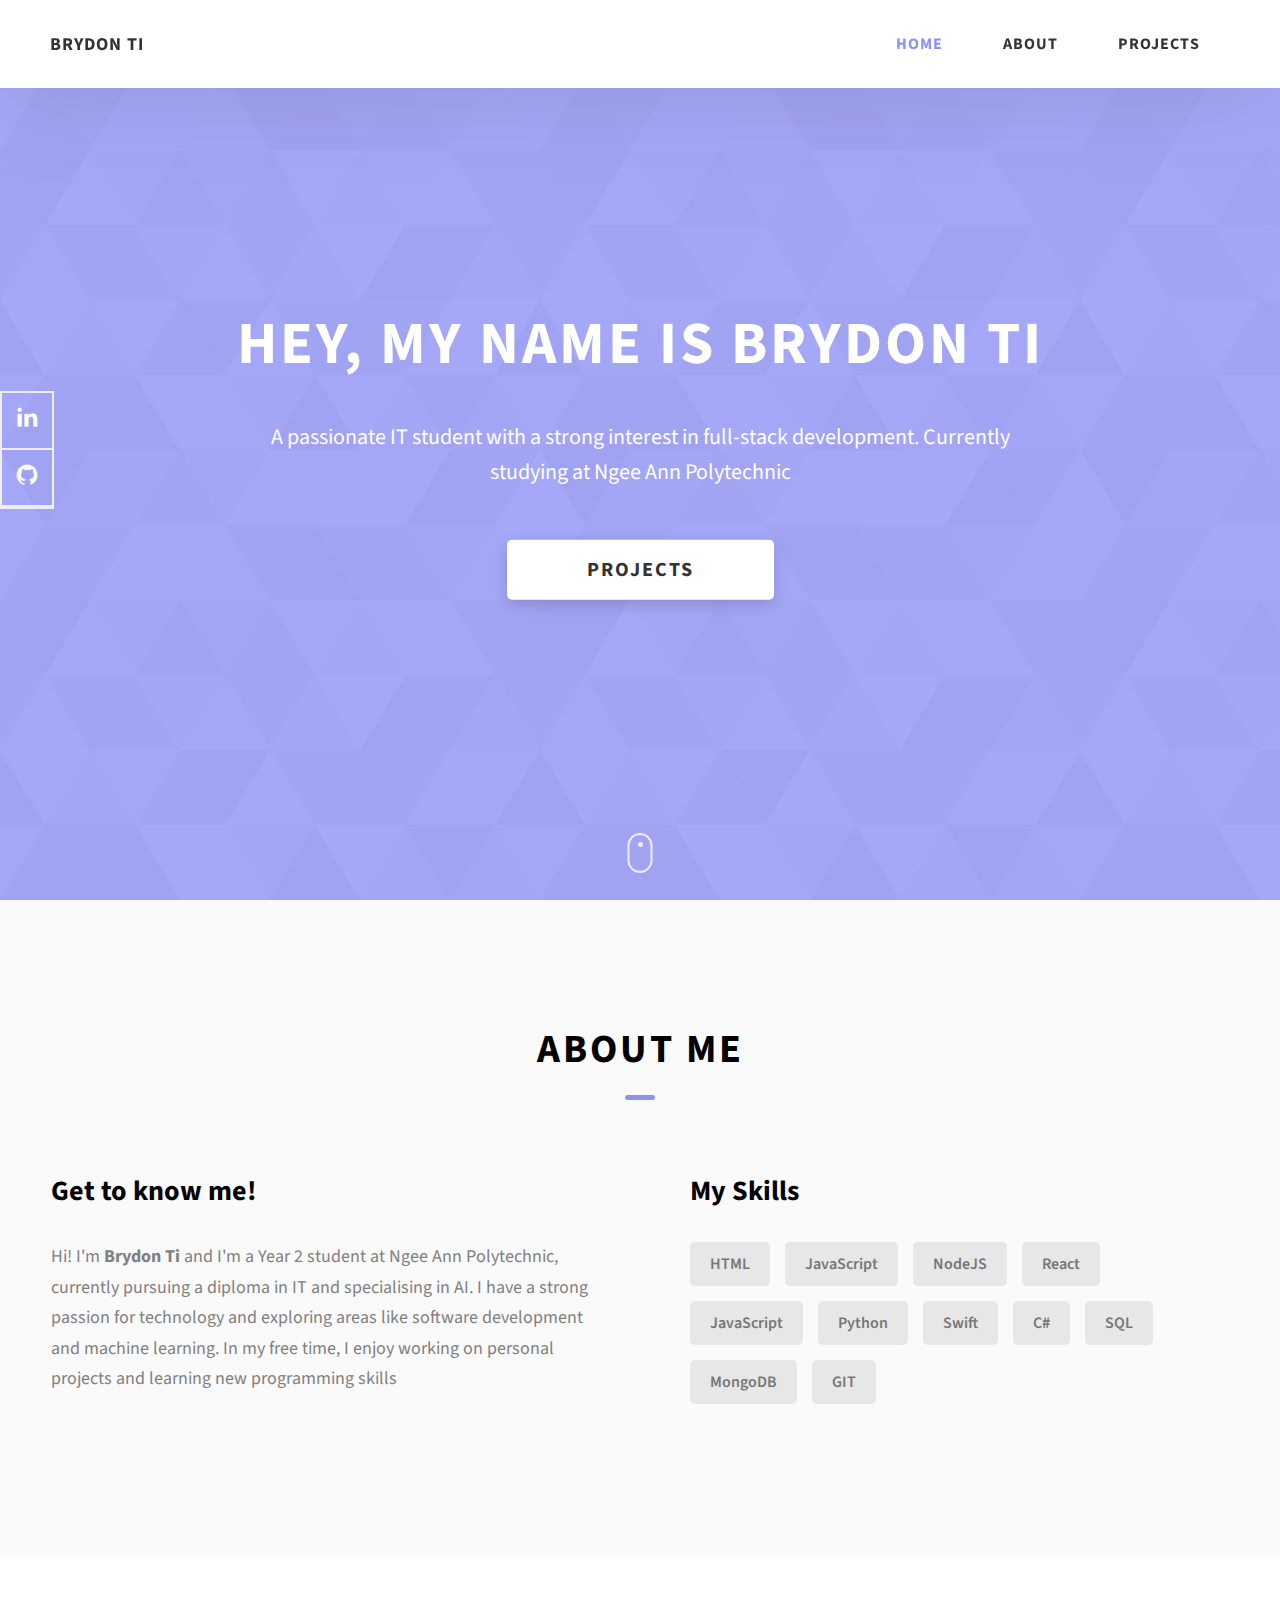
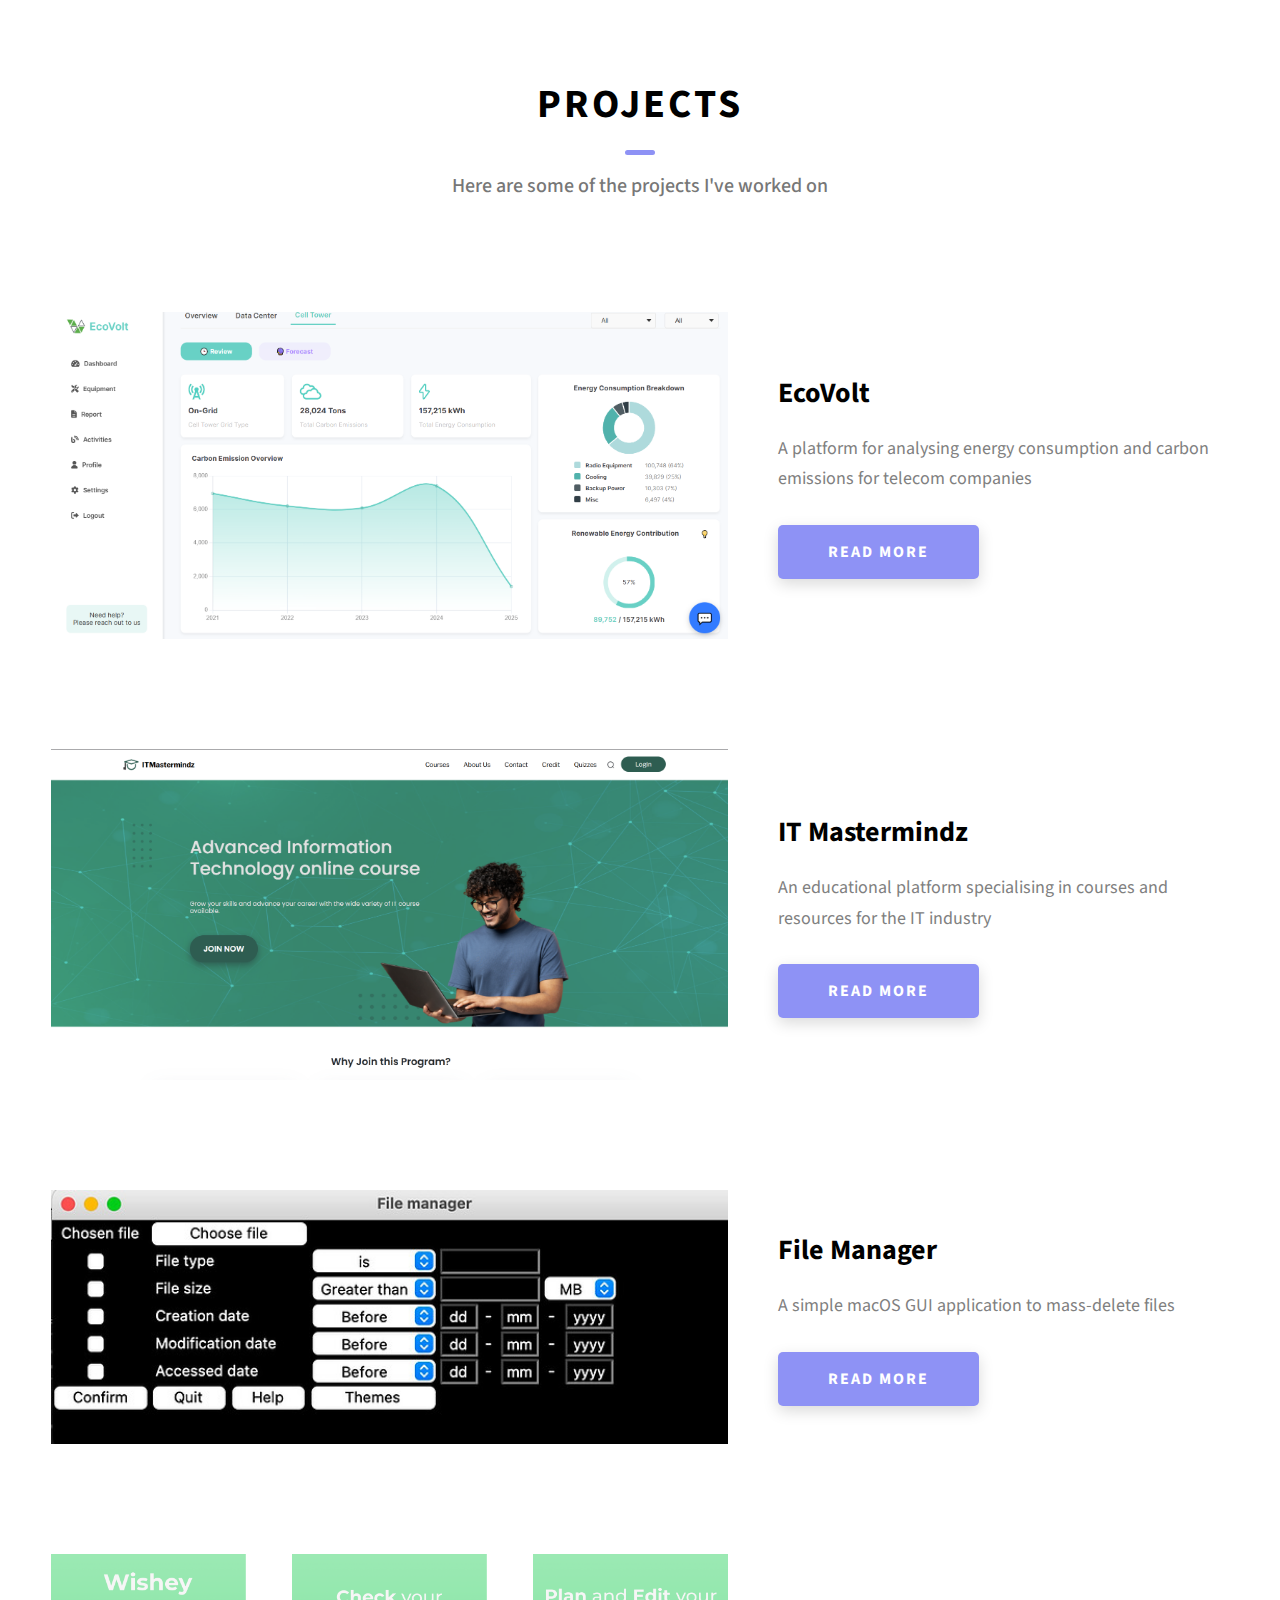
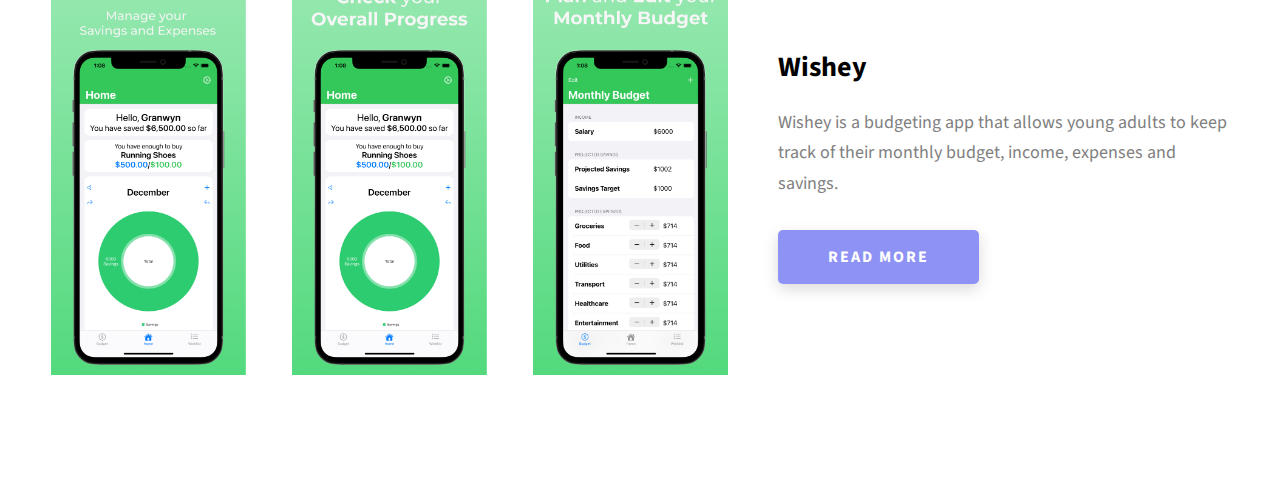
<file: index.html>
<!DOCTYPE html>
<html lang="en">
  <head>
    <meta charset="UTF-8" />
    <meta name="viewport" content="width=device-width, initial-scale=1.0" />
    <meta http-equiv="X-UA-Compatible" content="ie=edge" />
    <title>Brydon Ti</title>
    <meta name="description" content="Portfolio" />

    <link rel="stylesheet" href="css/style.css" />

    <link rel="preconnect" href="https://fonts.googleapis.com" />
    <link rel="preconnect" href="https://fonts.gstatic.com" crossorigin />
    <link
      href="https://fonts.googleapis.com/css2?family=Source+Sans+Pro:wght@400;600;700;900&display=swap"
      rel="stylesheet"
    />
  </head>
  <body>
    <header class="header">
      <div class="header__content">
        <div class="header__logo-container">
          <div class="header__logo-img-cont" style="display: none;">
            <img
              src="./assets/png/john-doe.png"
              alt="Ram Maheshwari Logo Image"
              class="header__logo-img"
            />
          </div>
          <span class="header__logo-sub">Brydon Ti</span>
        </div>
        <div class="header__main">
          <ul class="header__links" id="navigation">
            <li class="header__link-wrapper">
              <a href="./index.html" class="header__link active-nav"> Home </a>
            </li>
            <li class="header__link-wrapper">
              <a href="./index.html#about" class="header__link">About </a>
            </li>
            <li class="header__link-wrapper">
              <a href="./index.html#projects" class="header__link">
                Projects
              </a>
            </li>
          </ul>
          <div class="header__main-ham-menu-cont">
            <img
              src="./assets/svg/ham-menu.svg"
              alt="hamburger menu"
              class="header__main-ham-menu"
            />
            <img
              src="./assets/svg/ham-menu-close.svg"
              alt="hamburger menu close"
              class="header__main-ham-menu-close d-none"
            />
          </div>
        </div>
      </div>
      <div class="header__sm-menu">
        <div class="header__sm-menu-content">
          <ul class="header__sm-menu-links">
            <li class="header__sm-menu-link">
              <a href="./index.html"> Home </a>
            </li>

            <li class="header__sm-menu-link">
              <a href="./index.html#about"> About </a>
            </li>

            <li class="header__sm-menu-link">
              <a href="./index.html#projects"> Projects </a>
            </li>

            <li class="header__sm-menu-link">
              <a href="./index.html#contact"> Contact </a>
            </li>
          </ul>
        </div>
      </div>
    </header>
    <section class="home-hero" id="home">
      <div class="home-hero__content">
        <h1 class="heading-primary">Hey, My name is Brydon Ti</h1>
        <div class="home-hero__info">
          <p class="text-primary">
              A passionate IT student with a strong interest in full-stack development. Currently studying at Ngee Ann Polytechnic
          </p>
        </div>
        <div class="home-hero__cta">
          <a href="./index.html#projects" class="btn btn--bg">Projects</a>
        </div>
      </div>
      <div class="home-hero__socials">
        <div class="home-hero__social">
          <a href="https://www.linkedin.com/in/brydon-ti-184b41272/" class="home-hero__social-icon-link">
            <img
              src="./assets/png/linkedin-ico.png"
              alt="icon"
              class="home-hero__social-icon"
            />
          </a>
        </div>
        <div class="home-hero__social">
          <a href="https://github.com/Existance29" class="home-hero__social-icon-link">
            <img
              src="./assets/png/github-ico.png"
              alt="icon"
              class="home-hero__social-icon"
            />
          </a>
        </div>
      </div>
      <div class="home-hero__mouse-scroll-cont">
        <div class="mouse"></div>
      </div>
    </section>
    <section id="about" class="about sec-pad">
      <div class="main-container">
        <h2 class="heading heading-sec heading-sec__mb-med">
          <span class="heading-sec__main">About Me</span>
          <span class="heading-sec__sub">
          </span>
        </h2>
        <div class="about__content">
          <div class="about__content-main">
            <h3 class="about__content-title">Get to know me!</h3>
            <div class="about__content-details">
              <p class="about__content-details-para">
                Hi! I'm
                <strong>Brydon Ti</strong>
                and I'm a Year 2 student at Ngee Ann Polytechnic, currently pursuing a diploma in IT and specialising in AI. 
                I have a strong passion for technology and exploring areas like software development and machine learning.
                In my free time, I enjoy working on personal projects and learning new programming skills
              </p>
              <!-- <p class="about__content-details-para">
                I'm a bit of a digital product junky. Over the years, I've used
                hundreds of web and mobile apps in different industries and
                verticals. Feel free to
                <strong>contact</strong> me here.
              </p> -->
            </div>
            <!-- <a href="./#contact" class="btn btn--med btn--theme dynamicBgClr"
              >Contact</a
            > -->
          </div>
          <div class="about__content-skills">
            <h3 class="about__content-title">My Skills</h3>
            <div class="skills">
              <div class="skills__skill">HTML</div>
              <div class="skills__skill">JavaScript</div>
              <div class="skills__skill">NodeJS</div>
              <div class="skills__skill">React</div>
              <div class="skills__skill">JavaScript</div>
              <div class="skills__skill">Python</div>
              <div class="skills__skill">Swift</div>
              <div class="skills__skill">C#</div>
              <div class="skills__skill">SQL</div>
              <div class="skills__skill">MongoDB</div>
              <div class="skills__skill">GIT</div>
            </div>
          </div>
        </div>
      </div>
    </section>
    <section id="projects" class="projects sec-pad">
      <div class="main-container">
        <h2 class="heading heading-sec heading-sec__mb-bg">
          <span class="heading-sec__main">Projects</span>
          <span class="heading-sec__sub">
            Here are some of the projects I've worked on
          </span>
        </h2>

        <div class="projects__content">
          <div class="projects__row">
            <div class="projects__row-img-cont">
              <img
                src="./assets/projects/ecovolt.png"
                alt="Software Screenshot"
                class="projects__row-img"
                loading="lazy"
              />
            </div>
            <div class="projects__row-content">
              <h3 class="projects__row-content-title">EcoVolt</h3>
              <p class="projects__row-content-desc">
                A platform for analysing energy consumption and carbon emissions for telecom companies
              </p>
              <a
                href="./projects/ecovolt.html"
                class="btn btn--med btn--theme dynamicBgClr"
                >Read More</a
              >
            </div>
          </div>

        <div class="projects__content">
          <div class="projects__row">
            <div class="projects__row-img-cont">
              <img
                src="./assets/projects/it-mastermindz.png"
                alt="Software Screenshot"
                class="projects__row-img"
                loading="lazy"
              />
            </div>
            <div class="projects__row-content">
              <h3 class="projects__row-content-title">IT Mastermindz</h3>
              <p class="projects__row-content-desc">
                An educational platform specialising in courses and resources for the IT industry
              </p>
              <a
                href="./projects/it-mastermindz.html"
                class="btn btn--med btn--theme dynamicBgClr"
                >Read More</a
              >
            </div>
          </div>

          <div class="projects__row">
            <div class="projects__row-img-cont">
              <img
                src="./assets/projects/file-manager.png"
                alt="Software Screenshot"
                class="projects__row-img"
                loading="lazy"
              />
            </div>
            <div class="projects__row-content">
              <h3 class="projects__row-content-title">File Manager</h3>
              <p class="projects__row-content-desc">
                A simple macOS GUI application to mass-delete files
              </p>
              <a
                href="./projects/file-manager.html"
                class="btn btn--med btn--theme dynamicBgClr" 
                >Read More</a
              >
            </div>
          </div>

          <div class="projects__row">
            <div class="projects__row-img-cont">
              <img
                src="./assets/projects/wishey.png"
                alt="Software Screenshot"
                class="projects__row-img"
                loading="lazy"
              />
            </div>
            <div class="projects__row-content">
              <h3 class="projects__row-content-title">Wishey</h3>
              <p class="projects__row-content-desc">
                Wishey is a budgeting app that allows young adults to keep track of their monthly budget, income, expenses and savings.
              </p>
              <a
                href="./projects/wishey.html"
                class="btn btn--med btn--theme dynamicBgClr" 
                >Read More</a
              >
            </div>
          </div>
        </div>
      </div>
    </section>

    <script src="./index.js"></script>
  </body>
</html>
</file>
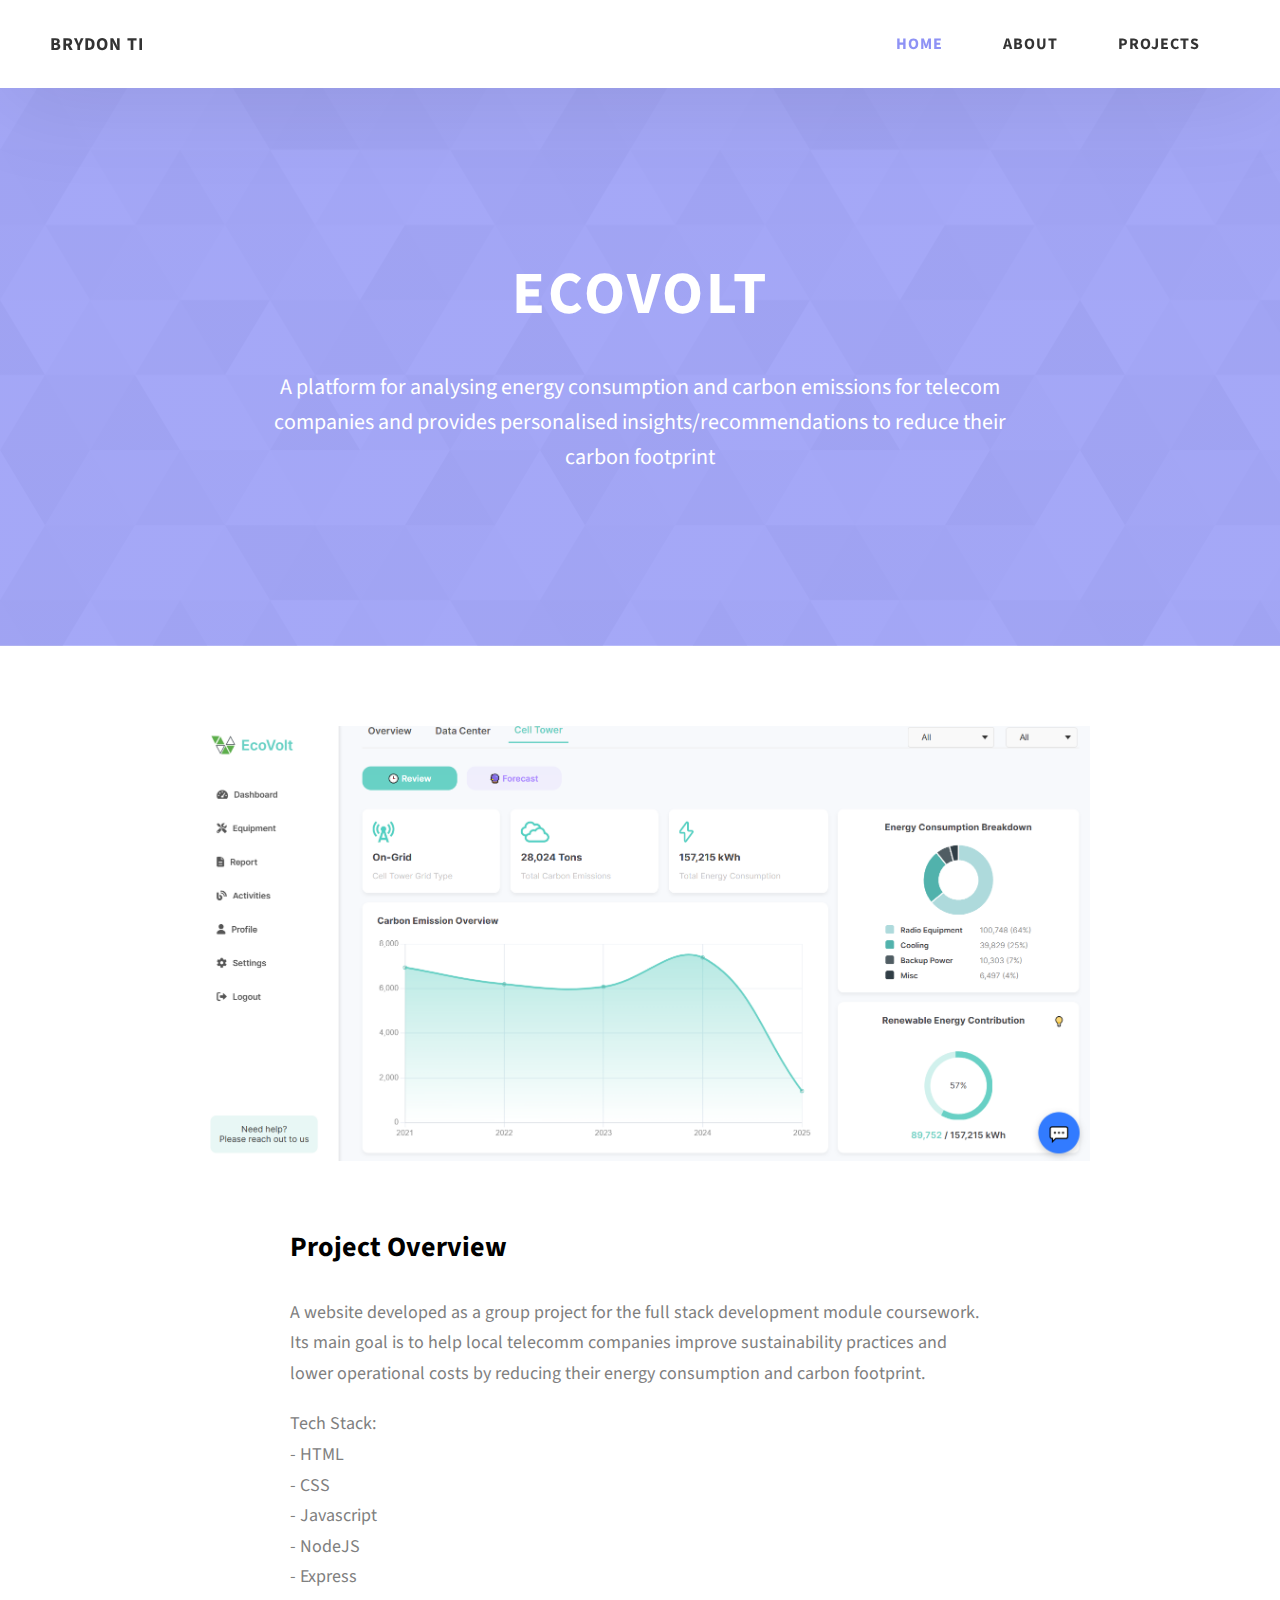
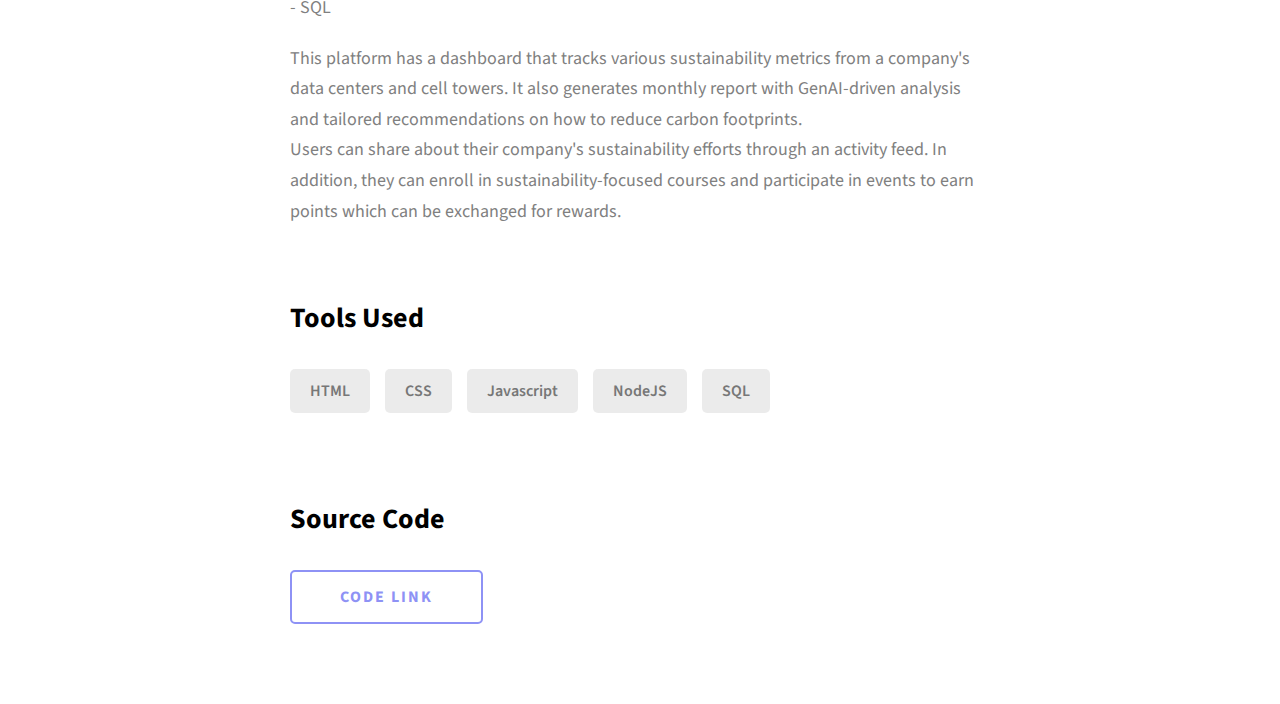
<file: projects/ecovolt.html>
<!DOCTYPE html>
<html lang="en">
  <head>
    <meta charset="UTF-8" />
    <meta name="viewport" content="width=device-width, initial-scale=1.0" />
    <meta http-equiv="X-UA-Compatible" content="ie=edge" />
    <title>EcoVolt</title>
    <meta name="description" content="Case study page of Project" />

    <link rel="stylesheet" href="../css/style.css" />

    <link rel="preconnect" href="https://fonts.googleapis.com" />
    <link rel="preconnect" href="https://fonts.gstatic.com" crossorigin />
    <link
      href="https://fonts.googleapis.com/css2?family=Source+Sans+Pro:wght@400;600;700;900&display=swap"
      rel="stylesheet"
    />
  </head>
  <body>
    <header class="header">
      <div class="header__content">
        <div class="header__logo-container">
          <div class="header__logo-img-cont" style="display: none;">
            <img
              src="../assets/png/john-doe.png"
              alt="Ram Maheshwari Logo Image"
              class="header__logo-img"
            />
          </div>
          <span class="header__logo-sub">Brydon Ti</span>
        </div>
        <div class="header__main">
          <ul class="header__links" id="navigation">
            <li class="header__link-wrapper">
              <a href="../index.html" class="header__link active-nav"> Home </a>
            </li>
            <li class="header__link-wrapper">
              <a href="../index.html#about" class="header__link">About </a>
            </li>
            <li class="header__link-wrapper">
              <a href="../index.html#projects" class="header__link">
                Projects
              </a>
            </li>
          </ul>
          <div class="header__main-ham-menu-cont">
            <img
              src="../assets/svg/ham-menu.svg"
              alt="hamburger menu"
              class="header__main-ham-menu"
            />
            <img
              src="../assets/svg/ham-menu-close.svg"
              alt="hamburger menu close"
              class="header__main-ham-menu-close d-none"
            />
          </div>
        </div>
      </div>
      <div class="header__sm-menu">
        <div class="header__sm-menu-content">
          <ul class="header__sm-menu-links">
            <li class="header__sm-menu-link">
              <a href="../index.html"> Home </a>
            </li>

            <li class="header__sm-menu-link">
              <a href="../index.html#about"> About </a>
            </li>

            <li class="header__sm-menu-link">
              <a href="../index.html#projects"> Projects </a>
            </li>

            <li class="header__sm-menu-link">
              <a href="../index.html#contact"> Contact </a>
            </li>
          </ul>
        </div>
      </div>
    </header>
    <section class="project-cs-hero">
      <div class="project-cs-hero__content">
        <h1 class="heading-primary">EcoVolt</h1>
        <div class="project-cs-hero__info">
          <p class="text-primary">
            A platform for analysing energy consumption and carbon emissions for telecom companies and provides personalised insights/recommendations to reduce their carbon footprint
          </p>
        </div>
        <!-- <div class="project-cs-hero__cta">
          <a href="#" class="btn btn--bg" target="_blank">Live Link</a>
        </div> -->
      </div>
    </section>
    <section class="project-details">
      <div class="main-container">
        <div class="project-details__content">
          <div class="project-details__showcase-img-cont">
            <img
              src="../assets/projects/ecovolt.png"
              alt="Project Image"
              class="project-details__showcase-img"
            />
          </div>
          <div class="project-details__content-main">
            <div class="project-details__desc">
              <h3 class="project-details__content-title">Project Overview</h3>
              <p class="project-details__desc-para">
                A website developed as a group project for the full stack development module coursework.
                Its main goal is to help local telecomm companies improve sustainability practices and lower operational costs by reducing their energy
                consumption and carbon footprint.
              </p>
              <p class="project-details__desc-para">
                Tech Stack:<br>
                - HTML<br>
                - CSS<br>
                - Javascript<br>
                - NodeJS<br>
                - Express<br>
                - SQL
                
              </p>
              <p class="project-details__desc-para">
                This platform has a dashboard that tracks various sustainability metrics from a company's data centers and cell towers.
                It also generates monthly report with GenAI-driven analysis and tailored recommendations on how to reduce carbon footprints.<br>
                Users can share about their company's sustainability efforts through an activity feed. In addition, they can enroll in
                sustainability-focused courses and participate in events to earn points which can be exchanged for rewards.
              </p>
            </div>
            <div class="project-details__tools-used">
              <h3 class="project-details__content-title">Tools Used</h3>
              <div class="skills">
                <div class="skills__skill">HTML</div>
                <div class="skills__skill">CSS</div>
                <div class="skills__skill">Javascript</div>
                <div class="skills__skill">NodeJS</div>
                <div class="skills__skill">SQL</div>
              </div>
            </div>
            <div class="project-details__links">
              <h3 class="project-details__content-title">Source Code</h3>
              <!-- <a
                href="#"
                class="btn btn--med btn--theme project-details__links-btn"
                target="_blank"
                >Live Link</a
              > -->
              <a
                href="https://github.com/Existance29/BED2024Apr_P07_T04"
                class="btn btn--med btn--theme-inv project-details__links-btn"
                target="_blank"
                >Code Link</a
              >
            </div>
          </div>
        </div>
      </div>
    </section>
    <script src="../index.js"></script>
  </body>
</html>
</file>
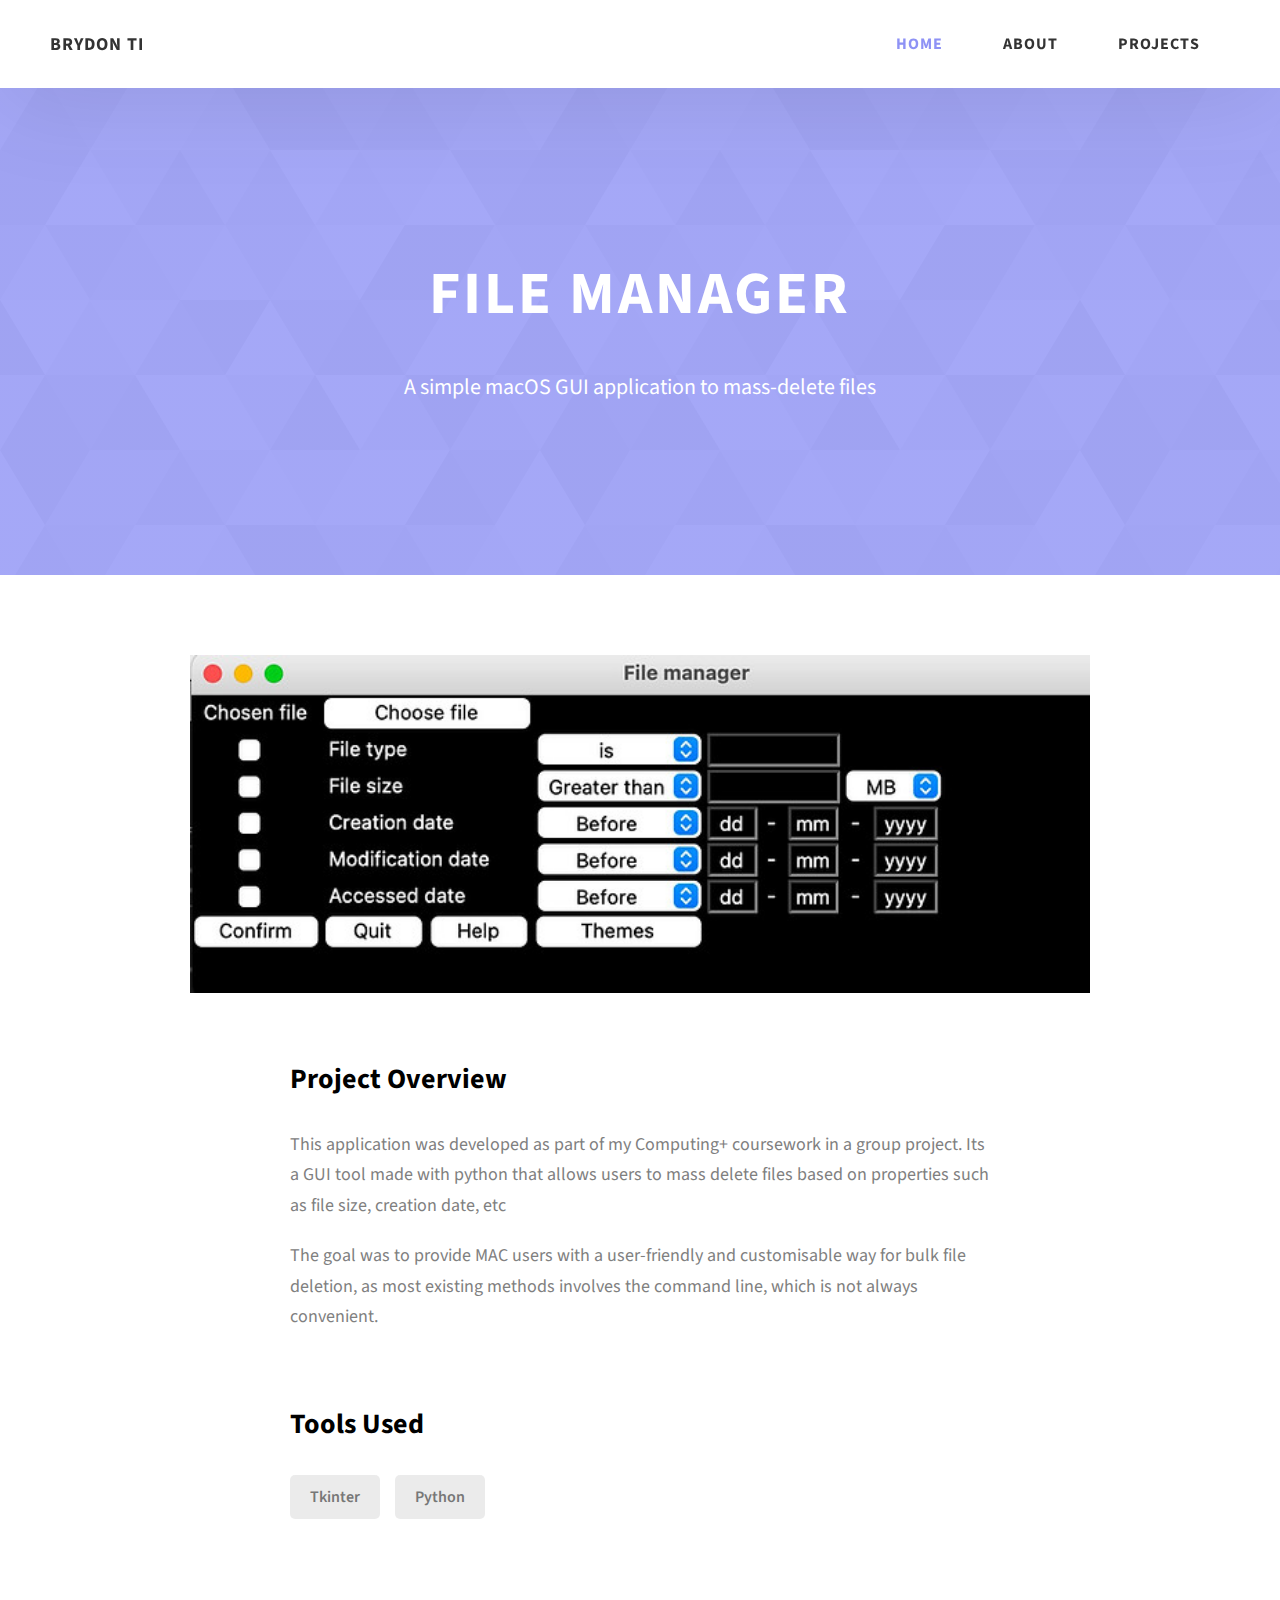
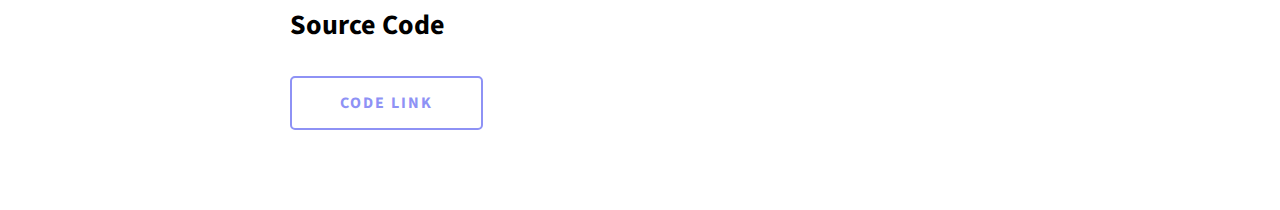
<file: projects/file-manager.html>
<!DOCTYPE html>
<html lang="en">
  <head>
    <meta charset="UTF-8" />
    <meta name="viewport" content="width=device-width, initial-scale=1.0" />
    <meta http-equiv="X-UA-Compatible" content="ie=edge" />
    <title>File Manager</title>
    <meta name="description" content="Case study page of Project" />

    <link rel="stylesheet" href="../css/style.css" />

    <link rel="preconnect" href="https://fonts.googleapis.com" />
    <link rel="preconnect" href="https://fonts.gstatic.com" crossorigin />
    <link
      href="https://fonts.googleapis.com/css2?family=Source+Sans+Pro:wght@400;600;700;900&display=swap"
      rel="stylesheet"
    />
  </head>
  <body>
    <header class="header">
      <div class="header__content">
        <div class="header__logo-container">
          <div class="header__logo-img-cont" style="display: none;">
            <img
              src="../assets/png/john-doe.png"
              alt="Ram Maheshwari Logo Image"
              class="header__logo-img"
            />
          </div>
          <span class="header__logo-sub">Brydon Ti</span>
        </div>
        <div class="header__main">
          <ul class="header__links" id="navigation">
            <li class="header__link-wrapper">
              <a href="../index.html" class="header__link active-nav"> Home </a>
            </li>
            <li class="header__link-wrapper">
              <a href="../index.html#about" class="header__link">About </a>
            </li>
            <li class="header__link-wrapper">
              <a href="../index.html#projects" class="header__link">
                Projects
              </a>
            </li>
          </ul>
          <div class="header__main-ham-menu-cont">
            <img
              src="../assets/svg/ham-menu.svg"
              alt="hamburger menu"
              class="header__main-ham-menu"
            />
            <img
              src="../assets/svg/ham-menu-close.svg"
              alt="hamburger menu close"
              class="header__main-ham-menu-close d-none"
            />
          </div>
        </div>
      </div>
      <div class="header__sm-menu">
        <div class="header__sm-menu-content">
          <ul class="header__sm-menu-links">
            <li class="header__sm-menu-link">
              <a href="../index.html"> Home </a>
            </li>

            <li class="header__sm-menu-link">
              <a href="../index.html#about"> About </a>
            </li>

            <li class="header__sm-menu-link">
              <a href="../index.html#projects"> Projects </a>
            </li>

            <li class="header__sm-menu-link">
              <a href="../index.html#contact"> Contact </a>
            </li>
          </ul>
        </div>
      </div>
    </header>
    <section class="project-cs-hero">
      <div class="project-cs-hero__content">
        <h1 class="heading-primary">File Manager</h1>
        <div class="project-cs-hero__info">
          <p class="text-primary">
            A simple macOS GUI application to mass-delete files
          </p>
        </div>
        <!-- <div class="project-cs-hero__cta">
          <a href="#" class="btn btn--bg" target="_blank">Live Link</a>
        </div> -->
      </div>
    </section>
    <section class="project-details">
      <div class="main-container">
        <div class="project-details__content">
          <div class="project-details__showcase-img-cont">
            <img
              src="../assets/projects/file-manager.png"
              alt="Project Image"
              class="project-details__showcase-img"
            />
          </div>
          <div class="project-details__content-main">
            <div class="project-details__desc">
              <h3 class="project-details__content-title">Project Overview</h3>
              <p class="project-details__desc-para">
                This application was developed as part of my Computing+ coursework in a group project.
                Its a GUI tool made with python that allows users to mass delete files based on properties such as file size, creation date, etc
              </p>
              <p class="project-details__desc-para">
                The goal was to provide MAC users with a user-friendly and customisable way for bulk file deletion, 
                as most existing methods involves the command line, 
                which is not always convenient.
                
              </p>
            </div>
            <div class="project-details__tools-used">
              <h3 class="project-details__content-title">Tools Used</h3>
              <div class="skills">
                <div class="skills__skill">Tkinter</div>
                <div class="skills__skill">Python</div>
              </div>
            </div>
            <div class="project-details__links">
              <h3 class="project-details__content-title">Source Code</h3>
              <!-- <a
                href="#"
                class="btn btn--med btn--theme project-details__links-btn"
                target="_blank"
                >Live Link</a
              > -->
              <a
                href="https://github.com/ncerl10/File-Manager2"
                class="btn btn--med btn--theme-inv project-details__links-btn"
                target="_blank"
                >Code Link</a
              >
            </div>
          </div>
        </div>
      </div>
    </section>
    <script src="../index.js"></script>
  </body>
</html>
</file>
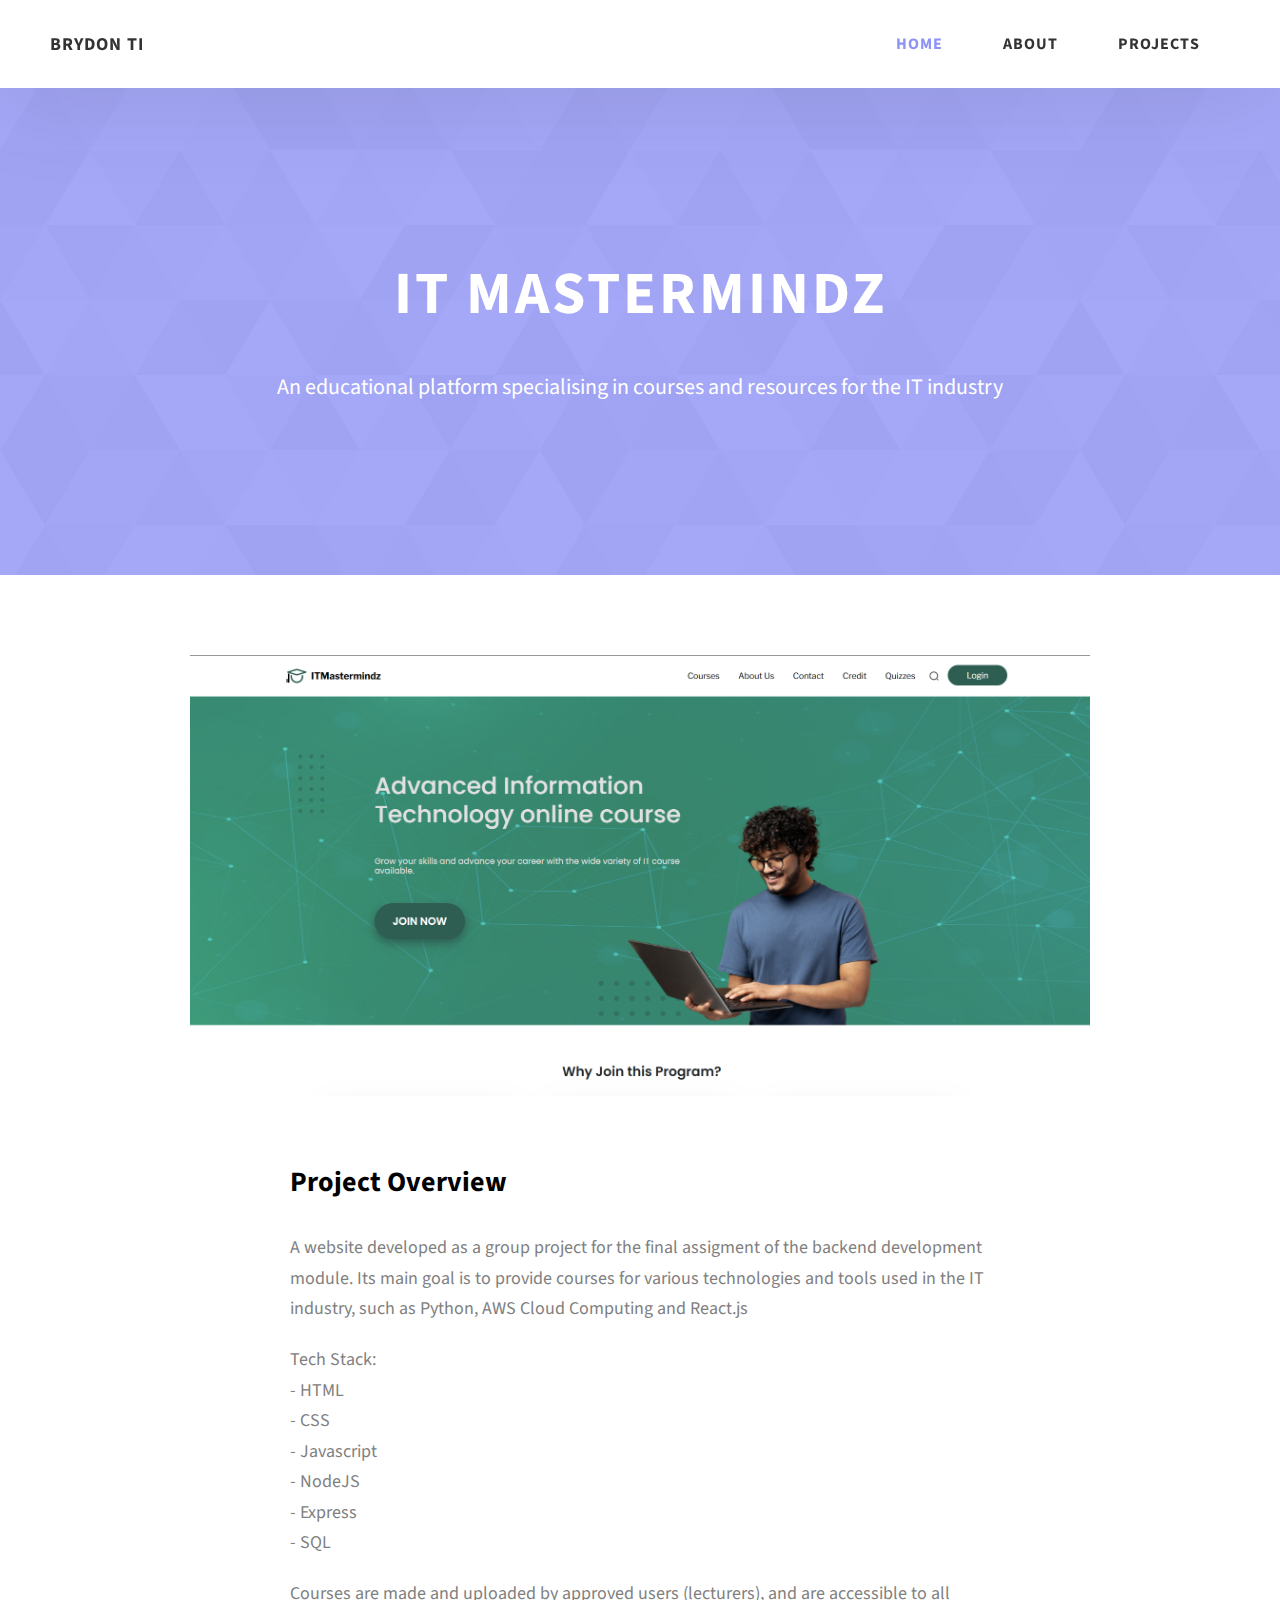
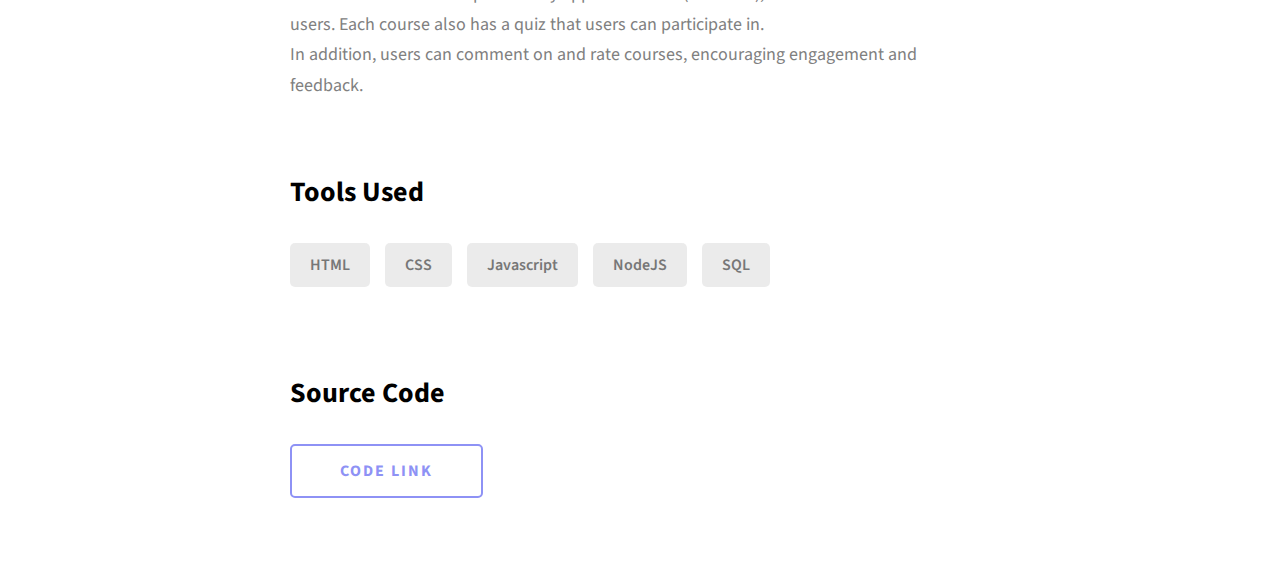
<file: projects/it-mastermindz.html>
<!DOCTYPE html>
<html lang="en">
  <head>
    <meta charset="UTF-8" />
    <meta name="viewport" content="width=device-width, initial-scale=1.0" />
    <meta http-equiv="X-UA-Compatible" content="ie=edge" />
    <title>IT Mastermindz</title>
    <meta name="description" content="Case study page of Project" />

    <link rel="stylesheet" href="../css/style.css" />

    <link rel="preconnect" href="https://fonts.googleapis.com" />
    <link rel="preconnect" href="https://fonts.gstatic.com" crossorigin />
    <link
      href="https://fonts.googleapis.com/css2?family=Source+Sans+Pro:wght@400;600;700;900&display=swap"
      rel="stylesheet"
    />
  </head>
  <body>
    <header class="header">
      <div class="header__content">
        <div class="header__logo-container">
          <div class="header__logo-img-cont" style="display: none;">
            <img
              src="../assets/png/john-doe.png"
              alt="Ram Maheshwari Logo Image"
              class="header__logo-img"
            />
          </div>
          <span class="header__logo-sub">Brydon Ti</span>
        </div>
        <div class="header__main">
          <ul class="header__links" id="navigation">
            <li class="header__link-wrapper">
              <a href="../index.html" class="header__link active-nav"> Home </a>
            </li>
            <li class="header__link-wrapper">
              <a href="../index.html#about" class="header__link">About </a>
            </li>
            <li class="header__link-wrapper">
              <a href="../index.html#projects" class="header__link">
                Projects
              </a>
            </li>
          </ul>
          <div class="header__main-ham-menu-cont">
            <img
              src="../assets/svg/ham-menu.svg"
              alt="hamburger menu"
              class="header__main-ham-menu"
            />
            <img
              src="../assets/svg/ham-menu-close.svg"
              alt="hamburger menu close"
              class="header__main-ham-menu-close d-none"
            />
          </div>
        </div>
      </div>
      <div class="header__sm-menu">
        <div class="header__sm-menu-content">
          <ul class="header__sm-menu-links">
            <li class="header__sm-menu-link">
              <a href="../index.html"> Home </a>
            </li>

            <li class="header__sm-menu-link">
              <a href="../index.html#about"> About </a>
            </li>

            <li class="header__sm-menu-link">
              <a href="../index.html#projects"> Projects </a>
            </li>

            <li class="header__sm-menu-link">
              <a href="../index.html#contact"> Contact </a>
            </li>
          </ul>
        </div>
      </div>
    </header>
    <section class="project-cs-hero">
      <div class="project-cs-hero__content">
        <h1 class="heading-primary">IT Mastermindz</h1>
        <div class="project-cs-hero__info">
          <p class="text-primary">
            An educational platform specialising in courses and resources for the IT industry
          </p>
        </div>
        <!-- <div class="project-cs-hero__cta">
          <a href="#" class="btn btn--bg" target="_blank">Live Link</a>
        </div> -->
      </div>
    </section>
    <section class="project-details">
      <div class="main-container">
        <div class="project-details__content">
          <div class="project-details__showcase-img-cont">
            <img
              src="../assets/projects/it-mastermindz.png"
              alt="Project Image"
              class="project-details__showcase-img"
            />
          </div>
          <div class="project-details__content-main">
            <div class="project-details__desc">
              <h3 class="project-details__content-title">Project Overview</h3>
              <p class="project-details__desc-para">
                A website developed as a group project for the final assigment of the backend development module.
                Its main goal is to provide courses for various technologies and tools used in the IT industry, such as
                Python, AWS Cloud Computing and React.js
              </p>
              <p class="project-details__desc-para">
                Tech Stack:<br>
                - HTML<br>
                - CSS<br>
                - Javascript<br>
                - NodeJS<br>
                - Express<br>
                - SQL
                
              </p>
              <p class="project-details__desc-para">
                Courses are made and uploaded by approved users (lecturers), and are accessible to all users. Each course also has a quiz that users can participate in.
                <br>In addition, users can comment on and rate courses, encouraging engagement and feedback.
                
              </p>
            </div>
            <div class="project-details__tools-used">
              <h3 class="project-details__content-title">Tools Used</h3>
              <div class="skills">
                <div class="skills__skill">HTML</div>
                <div class="skills__skill">CSS</div>
                <div class="skills__skill">Javascript</div>
                <div class="skills__skill">NodeJS</div>
                <div class="skills__skill">SQL</div>
              </div>
            </div>
            <div class="project-details__links">
              <h3 class="project-details__content-title">Source Code</h3>
              <!-- <a
                href="#"
                class="btn btn--med btn--theme project-details__links-btn"
                target="_blank"
                >Live Link</a
              > -->
              <a
                href="https://github.com/Existance29/BED2024Apr_P07_T04"
                class="btn btn--med btn--theme-inv project-details__links-btn"
                target="_blank"
                >Code Link</a
              >
            </div>
          </div>
        </div>
      </div>
    </section>
    <script src="../index.js"></script>
  </body>
</html>
</file>
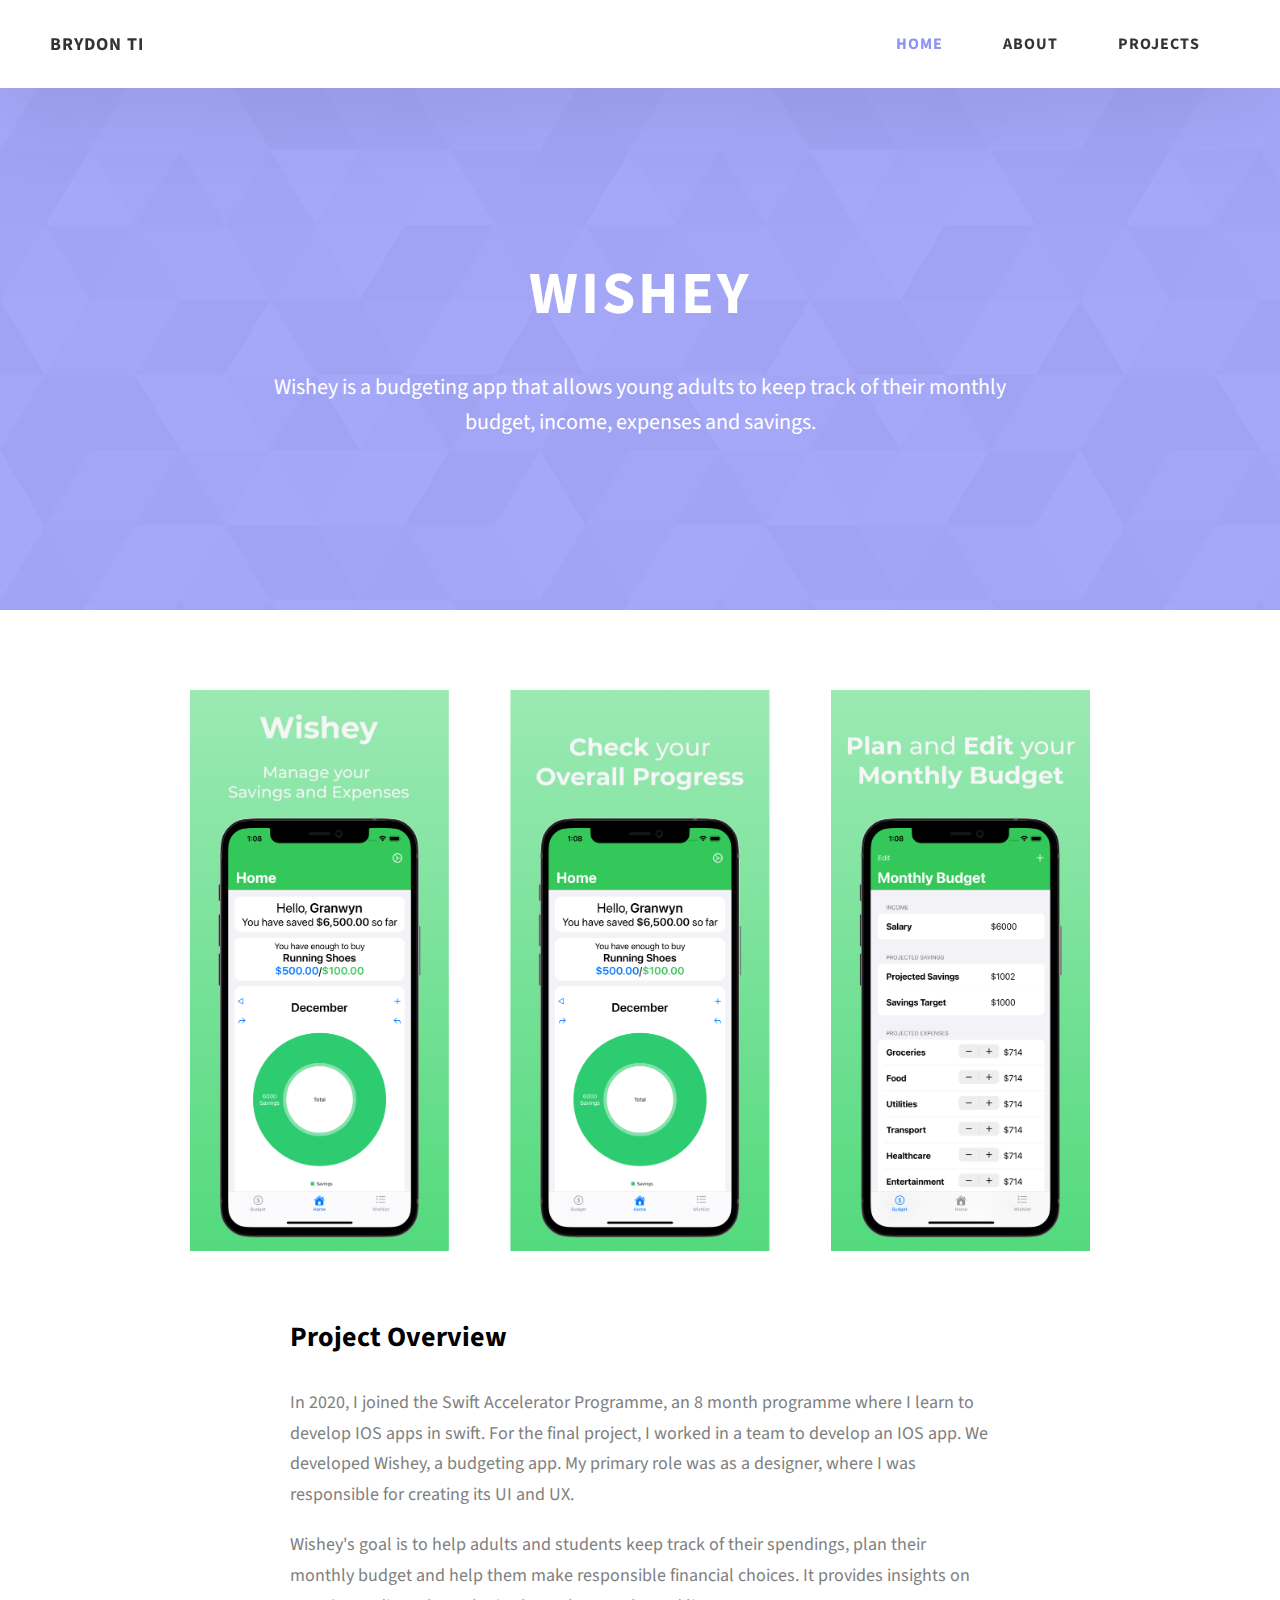
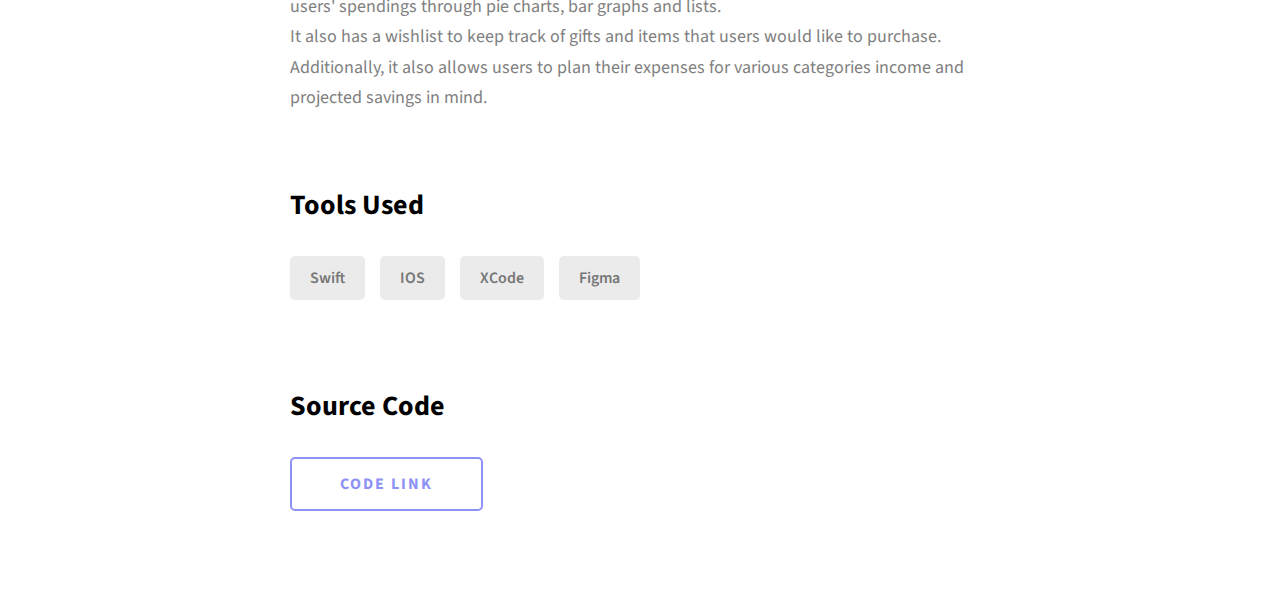
<file: projects/wishey.html>
<!DOCTYPE html>
<html lang="en">
  <head>
    <meta charset="UTF-8" />
    <meta name="viewport" content="width=device-width, initial-scale=1.0" />
    <meta http-equiv="X-UA-Compatible" content="ie=edge" />
    <title>Wishey</title>
    <meta name="description" content="Case study page of Project" />

    <link rel="stylesheet" href="../css/style.css" />

    <link rel="preconnect" href="https://fonts.googleapis.com" />
    <link rel="preconnect" href="https://fonts.gstatic.com" crossorigin />
    <link
      href="https://fonts.googleapis.com/css2?family=Source+Sans+Pro:wght@400;600;700;900&display=swap"
      rel="stylesheet"
    />
  </head>
  <body>
    <header class="header">
      <div class="header__content">
        <div class="header__logo-container">
          <div class="header__logo-img-cont" style="display: none;">
            <img
              src="../assets/png/john-doe.png"
              alt="Ram Maheshwari Logo Image"
              class="header__logo-img"
            />
          </div>
          <span class="header__logo-sub">Brydon Ti</span>
        </div>
        <div class="header__main">
          <ul class="header__links" id="navigation">
            <li class="header__link-wrapper">
              <a href="../index.html" class="header__link active-nav"> Home </a>
            </li>
            <li class="header__link-wrapper">
              <a href="../index.html#about" class="header__link">About </a>
            </li>
            <li class="header__link-wrapper">
              <a href="../index.html#projects" class="header__link">
                Projects
              </a>
            </li>
          </ul>
          <div class="header__main-ham-menu-cont">
            <img
              src="../assets/svg/ham-menu.svg"
              alt="hamburger menu"
              class="header__main-ham-menu"
            />
            <img
              src="../assets/svg/ham-menu-close.svg"
              alt="hamburger menu close"
              class="header__main-ham-menu-close d-none"
            />
          </div>
        </div>
      </div>
      <div class="header__sm-menu">
        <div class="header__sm-menu-content">
          <ul class="header__sm-menu-links">
            <li class="header__sm-menu-link">
              <a href="../index.html"> Home </a>
            </li>

            <li class="header__sm-menu-link">
              <a href="../index.html#about"> About </a>
            </li>

            <li class="header__sm-menu-link">
              <a href="../index.html#projects"> Projects </a>
            </li>

            <li class="header__sm-menu-link">
              <a href="../index.html#contact"> Contact </a>
            </li>
          </ul>
        </div>
      </div>
    </header>
    <section class="project-cs-hero">
      <div class="project-cs-hero__content">
        <h1 class="heading-primary">Wishey</h1>
        <div class="project-cs-hero__info">
          <p class="text-primary">
            Wishey is a budgeting app that allows young adults to keep track of their monthly budget, income, expenses and savings.
          </p>
        </div>
        <!-- <div class="project-cs-hero__cta">
          <a href="#" class="btn btn--bg" target="_blank">Live Link</a>
        </div> -->
      </div>
    </section>
    <section class="project-details">
      <div class="main-container">
        <div class="project-details__content">
          <div class="project-details__showcase-img-cont">
            <img
              src="../assets/projects/wishey.png"
              alt="Project Image"
              class="project-details__showcase-img"
            />
          </div>
          <div class="project-details__content-main">
            <div class="project-details__desc">
              <h3 class="project-details__content-title">Project Overview</h3>
              <p class="project-details__desc-para">
                In 2020, I joined the Swift Accelerator Programme, an 8 month programme where I learn to develop IOS apps in swift.
                For the final project, I worked in a team to develop an IOS app. We developed Wishey, a budgeting app.
                My primary role was as a designer, where I was responsible for creating its UI and UX.
              </p>
              <p class="project-details__desc-para">
                Wishey's goal is to help adults and students keep track of their spendings, plan their monthly budget and help them make responsible financial choices.
                It provides insights on users' spendings through pie charts, bar graphs and lists.<br>
                It also has a wishlist to keep track of gifts and items that users would like to purchase.
                Additionally, it also allows users to plan their expenses for various categories   income and projected savings in mind. 
                
              </p>
            </div>
            <div class="project-details__tools-used">
              <h3 class="project-details__content-title">Tools Used</h3>
              <div class="skills">
                <div class="skills__skill">Swift</div>
                <div class="skills__skill">IOS</div>
                <div class="skills__skill">XCode</div>
                <div class="skills__skill">Figma</div>
              </div>
            </div>
            <div class="project-details__links">
              <h3 class="project-details__content-title">Source Code</h3>
              <!-- <a
                href="#"
                class="btn btn--med btn--theme project-details__links-btn"
                target="_blank"
                >Live Link</a
              > -->
              <a
                href="https://github.com/swiftaccelerator2020/Wishey"
                class="btn btn--med btn--theme-inv project-details__links-btn"
                target="_blank"
                >Code Link</a
              >
            </div>
          </div>
        </div>
      </div>
    </section>
    <script src="../index.js"></script>
  </body>
</html>
</file>
<file: css/style.css>
/*
0 - 600px:      Phone
600 - 900px:    Tablet portrait
900 - 1200px:   Tablet landscape
[1200 - 1800] is where our normal styles apply
1800px + :      Big desktop
$breakpoint arguement choices:
- phone
- tab-port
- tab-land
- big-desktop

Inside media queries 1em is always 16px i.e 1em = 16px at every screen size only inside media queries
*/
*,
*::after,
*::before {
  margin: 0;
  padding: 0;
  box-sizing: inherit;
  font-family: inherit;
}

html {
  font-size: 62.5%;
  scroll-behavior: smooth;
}

@media only screen and (max-width: 75em) {
  html {
    font-size: 59%;
  }
}

@media only screen and (max-width: 56.25em) {
  html {
    font-size: 56%;
  }
}

@media only screen and (min-width: 112.5em) {
  html {
    font-size: 65%;
  }
}

body {
  box-sizing: border-box;
  position: relative;
  line-height: 1.5;
  font-family: sans-serif;
  overflow-x: hidden;
  overflow-y: scroll;
  font-family: "Source Sans Pro", sans-serif;
}

a {
  text-decoration: none;
  color: inherit;
}

li {
  list-style: none;
}

input:focus,
button:focus,
a:focus,
textarea:focus {
  outline: none;
}

button {
  border: none;
  cursor: pointer;
}

textarea {
  resize: none;
}

.heading-primary {
  font-size: 6rem;
  text-transform: uppercase;
  letter-spacing: 3px;
  text-align: center;
}

@media only screen and (max-width: 37.5em) {
  .heading-primary {
    font-size: 4.5rem;
  }
}

.heading-sec__mb-bg {
  margin-bottom: 11rem;
}

@media only screen and (max-width: 56.25em) {
  .heading-sec__mb-bg {
    margin-bottom: 8rem;
  }
}

.heading-sec__mb-med {
  margin-bottom: 9rem;
}

@media only screen and (max-width: 56.25em) {
  .heading-sec__mb-med {
    margin-bottom: 8rem;
  }
}

.heading-sec__main {
  display: block;
  font-size: 4rem;
  text-transform: uppercase;
  letter-spacing: 1px;
  letter-spacing: 3px;
  text-align: center;
  margin-bottom: 3.5rem;
  position: relative;
}

.heading-sec__main--lt {
  color: #fff;
}

.heading-sec__main--lt::after {
  content: "";
  background: #fff !important;
}

.heading-sec__main::after {
  content: "";
  position: absolute;
  top: calc(100% + 1.5rem);
  height: 5px;
  width: 3rem;
  background: #8e92f5;
  left: 50%;
  transform: translateX(-50%);
  border-radius: 5px;
}

@media only screen and (max-width: 37.5em) {
  .heading-sec__main::after {
    top: calc(100% + 1.2rem);
  }
}

.heading-sec__sub {
  display: block;
  text-align: center;
  color: #777;
  font-size: 2rem;
  font-weight: 500;
  max-width: 80rem;
  margin: auto;
  line-height: 1.6;
}

@media only screen and (max-width: 37.5em) {
  .heading-sec__sub {
    font-size: 1.8rem;
  }
}

.heading-sec__sub--lt {
  color: #eee;
}

.heading-sm {
  font-size: 2.2rem;
  text-transform: uppercase;
  letter-spacing: 1px;
}

.main-container {
  max-width: 120rem;
  margin: auto;
  width: 92%;
}

.btn {
  background: #fff;
  color: #333;
  text-transform: uppercase;
  letter-spacing: 2px;
  display: inline-block;
  font-weight: 700;
  border-radius: 5px;
  box-shadow: 0 5px 15px 0 rgba(0, 0, 0, 0.15);
  transition: transform 0.3s;
}

.btn:hover {
  transform: translateY(-3px);
}

.btn--bg {
  padding: 1.5rem 8rem;
  font-size: 2rem;
}

.btn--med {
  padding: 1.5rem 5rem;
  font-size: 1.6rem;
}

.btn--theme {
  background: rgb(142, 146, 245);
  color: #fff;
}

.btn--theme-inv {
  color: rgb(142, 146, 245);
  background: #fff;
  border: 2px solid rgb(142, 146, 245);
  box-shadow: none;
  padding: calc(1.5rem - 2px) calc(5rem - 2px);
}

.sec-pad {
  padding: 12rem 0;
}

@media only screen and (max-width: 56.25em) {
  .sec-pad {
    padding: 8rem 0;
  }
}

.text-primary {
  color: #fff;
  font-size: 2.2rem;
  text-align: center;
  width: 100%;
  line-height: 1.6;
}

@media only screen and (max-width: 37.5em) {
  .text-primary {
    font-size: 2rem;
  }
}

.d-none {
  display: none;
}

.home-hero {
  color: #fff;
  background: linear-gradient(
      to right,
      rgba(142, 146, 245, 0.8),
      rgba(142, 146, 245, 0.8)
    ),
    url(../assets/svg/common-bg.svg);
  background-position: center;
  height: 100vh;
  min-height: 80rem;
  max-height: 120rem;
  position: relative;
}

@media only screen and (max-width: 37.5em) {
  .home-hero {
    height: unset;
    min-height: unset;
  }
}

.home-hero__socials {
  position: absolute;
  top: 50%;
  border: 2px solid #eee;
  border-left: 2px solid #eee;
  transform: translateY(-50%);
}

@media only screen and (max-width: 56.25em) {
  .home-hero__socials {
    display: none;
  }
}

.home-hero__mouse-scroll-cont {
  position: absolute;
  bottom: 3%;
  left: 50%;
  transform: translateX(-50%);
}

@media only screen and (max-width: 37.5em) {
  .home-hero__mouse-scroll-cont {
    display: none;
  }
}

.home-hero__social {
  width: 5rem;
}

.home-hero__social-icon-link {
  width: 100%;
  display: block;
  padding: 1.2rem;
  border-bottom: 2px solid #eee;
  transition: background 0.3s;
}

.home-hero__social-icon-link:hover {
  background: rgba(255, 255, 255, 0.1);
}

.home-hero__social-icon-link--bd-none {
  border-bottom: 0;
}

.home-hero__social-icon {
  width: 100%;
}

.home-hero__content {
  position: absolute;
  top: 50%;
  left: 50%;
  transform: translate(-50%, -50%);
  max-width: 90rem;
  width: 92%;
}

@media only screen and (max-width: 37.5em) {
  .home-hero__content {
    padding: 19rem 0 13rem 0;
    margin: auto;
    position: static;
    transform: translate(0, 0);
  }
}

.home-hero__info {
  margin: 3rem auto 0 auto;
  max-width: 80rem;
}

.home-hero__cta {
  margin-top: 5rem;
  text-align: center;
}

.about {
  background: #fafafa;
}

.about__content {
  display: grid;
  grid-template-columns: 1fr 1fr;
  grid-gap: 10rem;
}

@media only screen and (max-width: 56.25em) {
  .about__content {
    grid-template-columns: 1fr;
    grid-gap: 8rem;
  }
}

.about__content-title {
  font-weight: 700;
  font-size: 2.8rem;
  margin-bottom: 3rem;
}

@media only screen and (max-width: 37.5em) {
  .about__content-title {
    font-size: 2.4rem;
  }
}

.about__content-details-para {
  font-size: 1.8rem;
  color: grey;
  max-width: 60rem;
  line-height: 1.7;
  margin-bottom: 1rem;
}

.about__content-details-para--hl {
  font-weight: 700;
  margin: 0 3px;
}

.about__content-details-para:last-child {
  margin-bottom: 4rem;
}

.projects__row {
  display: grid;
  grid-template-columns: 1.5fr 1fr;
  grid-gap: 5rem;
  margin-bottom: 11rem;
}

@media only screen and (max-width: 56.25em) {
  .projects__row {
    grid-template-columns: 1fr;
    grid-gap: 2rem;
    margin-bottom: 8rem;
  }
}

@media only screen and (max-width: 56.25em) {
  .projects__row {
    text-align: center;
  }
}

.projects__row:last-child {
  margin-bottom: 0;
}

.projects__row-img-cont {
  overflow: hidden;
}

.projects__row-img {
  width: 100%;
  display: block;
  object-fit: cover;
}

.projects__row-content {
  padding: 2rem 0;
  display: flex;
  justify-content: center;
  flex-direction: column;
  align-items: flex-start;
}

@media only screen and (max-width: 56.25em) {
  .projects__row-content {
    align-items: center;
  }
}

.projects__row-content-title {
  font-weight: 700;
  font-size: 2.8rem;
  margin-bottom: 2rem;
}

@media only screen and (max-width: 37.5em) {
  .projects__row-content-title {
    font-size: 2.4rem;
  }
}

.projects__row-content-desc {
  font-size: 1.8rem;
  color: grey;
  max-width: 60rem;
  line-height: 1.7;
  margin-bottom: 3rem;
}

@media only screen and (max-width: 37.5em) {
  .projects__row-content-desc {
    font-size: 1.7rem;
  }
}

.contact {
  background: linear-gradient(
      to right,
      rgba(142, 146, 245, 0.8),
      rgba(142, 146, 245, 0.8)
    ),
    url(../assets/svg/common-bg.svg);
  background-size: cover;
  background-position: center;
}

.contact__form-container {
  box-shadow: 0 0 10px rgba(0, 0, 0, 0.1);
  background: white;
  padding: 4rem;
  margin-top: 6rem;
  max-width: 80rem;
  text-align: right;
  width: 95%;
  border-radius: 5px;
  margin: 5rem auto 0 auto;
}

@media only screen and (max-width: 37.5em) {
  .contact__form-container {
    padding: 3rem;
  }
}

.contact__form-field {
  margin-bottom: 4rem;
}

@media only screen and (max-width: 37.5em) {
  .contact__form-field {
    margin-bottom: 3rem;
  }
}

.contact__form-label {
  color: #666;
  font-size: 1.4rem;
  letter-spacing: 1px;
  font-weight: 700;
  margin-bottom: 1rem;
  display: block;
  text-align: left;
}

.contact__form-input {
  color: #333;
  padding: 2rem;
  width: 100%;
  border: 1px solid #ebebeb;
  font-size: 1.6rem;
  letter-spacing: 0px;
  background: #f0f0f0;
  border-radius: 5px;
  font-weight: 600;
  /* Code for Modern Browsers */
  /* Code for WebKit, Blink, Edge */
  /* Code for Internet Explorer 10-11 */
  /* Code for Microsoft Edge */
  /* Code for Mozilla Firefox 4 to 18 */
  /* Code for Mozilla Firefox 19+ */
}

.contact__form-input::placeholder {
  color: #999;
  font-weight: 600;
  font-size: 1.6rem;
}

.contact__form-input::-webkit-input-placeholder {
  color: #999;
  font-weight: 600;
  font-size: 1.6rem;
}

.contact__form-input:-ms-input-placeholder {
  color: #999;
  font-weight: 600;
  font-size: 1.6rem;
}

.contact__form-input::-ms-input-placeholder {
  color: #999;
  font-weight: 600;
  font-size: 1.6rem;
}

.contact__form-input:-moz-placeholder {
  opacity: 1;
  color: #999;
  font-weight: 600;
  font-size: 1.6rem;
}

.contact__form-input::-moz-placeholder {
  opacity: 1;
  color: #999;
  font-weight: 600;
  font-size: 1.6rem;
}

.contact__btn {
  width: 30%;
  padding: 2rem 4rem;
  font-size: 1.6rem;
}

@media only screen and (max-width: 37.5em) {
  .contact__btn {
    width: 100%;
  }
}

.project-cs-hero {
  color: #fff;
  background: linear-gradient(
      to right,
      rgba(142, 146, 245, 0.8),
      rgba(142, 146, 245, 0.8)
    ),
    url(../assets/svg/common-bg.svg);
  background-size: cover;
  background-position: center;
  position: relative;
}

@media only screen and (max-width: 37.5em) {
  .project-cs-hero {
    height: unset;
    min-height: unset;
  }
}

.project-cs-hero__content {
  padding: 25rem 0 17rem 0;
  max-width: 90rem;
  width: 92%;
  margin: auto;
}

@media only screen and (max-width: 37.5em) {
  .project-cs-hero__content {
    padding: 19rem 0 13rem 0;
    margin: auto;
    position: static;
    transform: translate(0, 0);
  }
}

.project-cs-hero__info {
  margin: 3rem auto 0 auto;
  max-width: 80rem;
}

.project-cs-hero__cta {
  margin-top: 5rem;
  text-align: center;
}

.project-details__content {
  padding: 8rem 0;
  max-width: 90rem;
  margin: auto;
}

.project-details__content-title {
  font-weight: 700;
  font-size: 2.8rem;
  margin-bottom: 3rem;
}

@media only screen and (max-width: 37.5em) {
  .project-details__content-title {
    font-size: 2.4rem;
  }
}

.project-details__showcase-img-cont {
  width: 100%;
  margin-bottom: 6rem;
}

.project-details__showcase-img {
  width: 100%;
}

.project-details__content-main {
  width: 100%;
  max-width: 70rem;
  margin: auto;
}

.project-details__desc {
  margin: 0 0 7rem 0;
}

.project-details__desc-para {
  font-size: 1.8rem;
  line-height: 1.7;
  color: grey;
  margin-bottom: 2rem;
}

.project-details__tools-used {
  margin: 0 0 7rem 0;
}

.project-details__tools-used-list {
  display: flex;
  flex-wrap: wrap;
}

.project-details__tools-used-item {
  padding: 1rem 2rem;
  margin-bottom: 1.5rem;
  margin-right: 1.5rem;
  font-size: 1.6rem;
  background: rgba(153, 153, 153, 0.2);
  border-radius: 5px;
  font-weight: 600;
  color: #777;
}

.project-details__links {
  margin: 0 0;
}

.project-details__links-btn {
  margin-right: 2rem;
}

@media only screen and (max-width: 37.5em) {
  .project-details__links-btn {
    margin-right: 0;
    width: 70%;
    margin-bottom: 2rem;
    text-align: center;
  }
}

.project-details__links-btn:last-child {
  margin: 0;
}

@media only screen and (max-width: 37.5em) {
  .project-details__links-btn:last-child {
    margin: 0;
  }
}

.header {
  position: fixed;
  width: 100%;
  z-index: 1000;
  background: #000;
  background: #fff;
  box-shadow: 0 10px 100px rgba(0, 0, 0, 0.1);
}

.header__content {
  display: flex;
  align-items: center;
  justify-content: space-between;
  padding: 1rem 5rem;
}

@media only screen and (max-width: 56.25em) {
  .header__content {
    padding: 0 2rem;
  }
}

.header__logo-container {
  display: flex;
  align-items: center;
  /* cursor: pointer; */
  color: #333;
  transition: color 0.3s;
}

/* .header__logo-container:hover {
  color: #8e92f5;
} */

.header__logo-img-cont {
  width: 5rem;
  height: 5rem;
  border-radius: 50px;
  overflow: hidden;
  margin-right: 1.5rem;
  background: #8e92f5;
}

@media only screen and (max-width: 56.25em) {
  .header__logo-img-cont {
    width: 4.5rem;
    height: 4.5rem;
    margin-right: 1.2rem;
  }
}

.header__logo-img {
  width: 100%;
  height: 100%;
  object-fit: cover;
  object-position: center;
  display: block;
}

.header__logo-sub {
  font-size: 1.8rem;
  text-transform: uppercase;
  font-weight: 700;
  letter-spacing: 1px;
}

.header__links {
  display: flex;
}

@media only screen and (max-width: 37.5em) {
  .header__links {
    display: none;
  }
}

.header__link {
  padding: 2.2rem 3rem;
  display: inline-block;
  font-size: 1.6rem;
  color: #333;
  text-transform: uppercase;
  letter-spacing: 1px;
  font-weight: 700;
  transition: color 0.3s;
}

.header__link:hover {
  color: #8e92f5;
}

@media only screen and (max-width: 56.25em) {
  .header__link {
    padding: 3rem 1.8rem;
    font-size: 1.5rem;
  }
}

.header__main-ham-menu-cont {
  display: none;
  width: 3rem;
  padding: 2.2rem 0;
}

@media only screen and (max-width: 37.5em) {
  .header__main-ham-menu-cont {
    display: block;
  }
}

.header__main-ham-menu {
  width: 100%;
}

.header__main-ham-menu-close {
  width: 100%;
}

.header__sm-menu {
  background: #fff;
  position: absolute;
  width: 100%;
  top: 100%;
  visibility: hidden;
  opacity: 0;
  transition: all 0.3s;
  box-shadow: 0px 5px 5px 0px rgba(0, 0, 0, 0.1);
  -webkit-box-shadow: 0px 5px 5px 0px rgba(0, 0, 0, 0.1);
  -moz-box-shadow: 0px 5px 5px 0px rgba(0, 0, 0, 0.1);
}

.header__sm-menu--active {
  visibility: hidden;
  opacity: 0;
}

@media only screen and (max-width: 37.5em) {
  .header__sm-menu--active {
    visibility: visible;
    opacity: 1;
  }
}

.header__sm-menu-link a {
  display: block;
  text-decoration: none;
  padding: 2.5rem 3rem;
  font-size: 1.6rem;
  color: #333;
  text-align: right;
  border-bottom: 1px solid #eee;
  font-weight: 700;
  text-transform: uppercase;
  letter-spacing: 2px;
  transition: color 0.3s;
}

.header__sm-menu-link a:hover {
  color: #0062b9;
}

.header__sm-menu-link:first-child a {
  border-top: 1px solid #eee;
}

.header__sm-menu-link-last {
  border-bottom: 0;
}

.main-footer {
  background: #000;
  color: #fff;
}

.main-footer__upper {
  display: flex;
  justify-content: space-between;
  padding: 8rem 0;
}

@media only screen and (max-width: 56.25em) {
  .main-footer__upper {
    padding: 6rem 0;
  }
}

@media only screen and (max-width: 37.5em) {
  .main-footer__upper {
    display: block;
  }
}

.main-footer__row-1 {
  order: 2;
}

@media only screen and (max-width: 56.25em) {
  .main-footer__row-1 {
    margin-bottom: 5rem;
  }
}

.main-footer__row-2 {
  width: 40%;
  order: 1;
  max-width: 50rem;
}

@media only screen and (max-width: 56.25em) {
  .main-footer__row-2 {
    width: 100%;
  }
}

.main-footer__short-desc {
  margin-top: 2rem;
  color: #eee;
  font-size: 1.5rem;
  line-height: 1.7;
}

.main-footer__social-cont {
  margin-top: 2rem;
}

.main-footer__icon {
  margin-right: 1rem;
  width: 2.5rem;
}

.main-footer__icon--mr-none {
  margin-right: 0;
}

.main-footer__lower {
  padding: 4rem 0;
  border-top: 1px solid #444;
  color: #eee;
  font-size: 1.2rem;
  text-align: left;
  text-align: center;
}

.main-footer__lower a {
  text-decoration: underline;
  font-weight: bold;
  margin-left: 2px;
}

@media only screen and (max-width: 56.25em) {
  .main-footer__lower {
    padding: 3.5rem 0;
  }
}

.skills {
  display: flex;
  flex-wrap: wrap;
}

.skills__skill {
  padding: 1rem 2rem;
  margin-bottom: 1.5rem;
  margin-right: 1.5rem;
  font-size: 1.6rem;
  background: rgba(153, 153, 153, 0.2);
  border-radius: 5px;
  font-weight: 600;
  color: #777;

  transition-property: background color;
  transition: 0.4s;
}
/* nice color hover effect  */
.skills__skill:hover {
  cursor: pointer;
  color: white;
  background-color: #8e92f5;
}

.mouse {
  width: 25px;
  height: 40px;
  border: 2px solid #eee;
  border-radius: 60px;
  position: relative;
  overflow: hidden;
}

.mouse::before {
  content: "";
  width: 5px;
  height: 5px;
  position: absolute;
  top: 7px;
  left: 50%;
  transform: translateX(-50%);
  background-color: #eee;
  border-radius: 50%;
  opacity: 1;
  animation: wheel 1.3s infinite;
  -webkit-animation: wheel 1.3s infinite;
}

@keyframes wheel {
  to {
    opacity: 0;
    top: 27px;
  }
}

@-webkit-keyframes wheel {
  to {
    opacity: 0;
    top: 27px;
  }
}
.active-nav{
  color: #8e92f5 !important;
}
</file>
